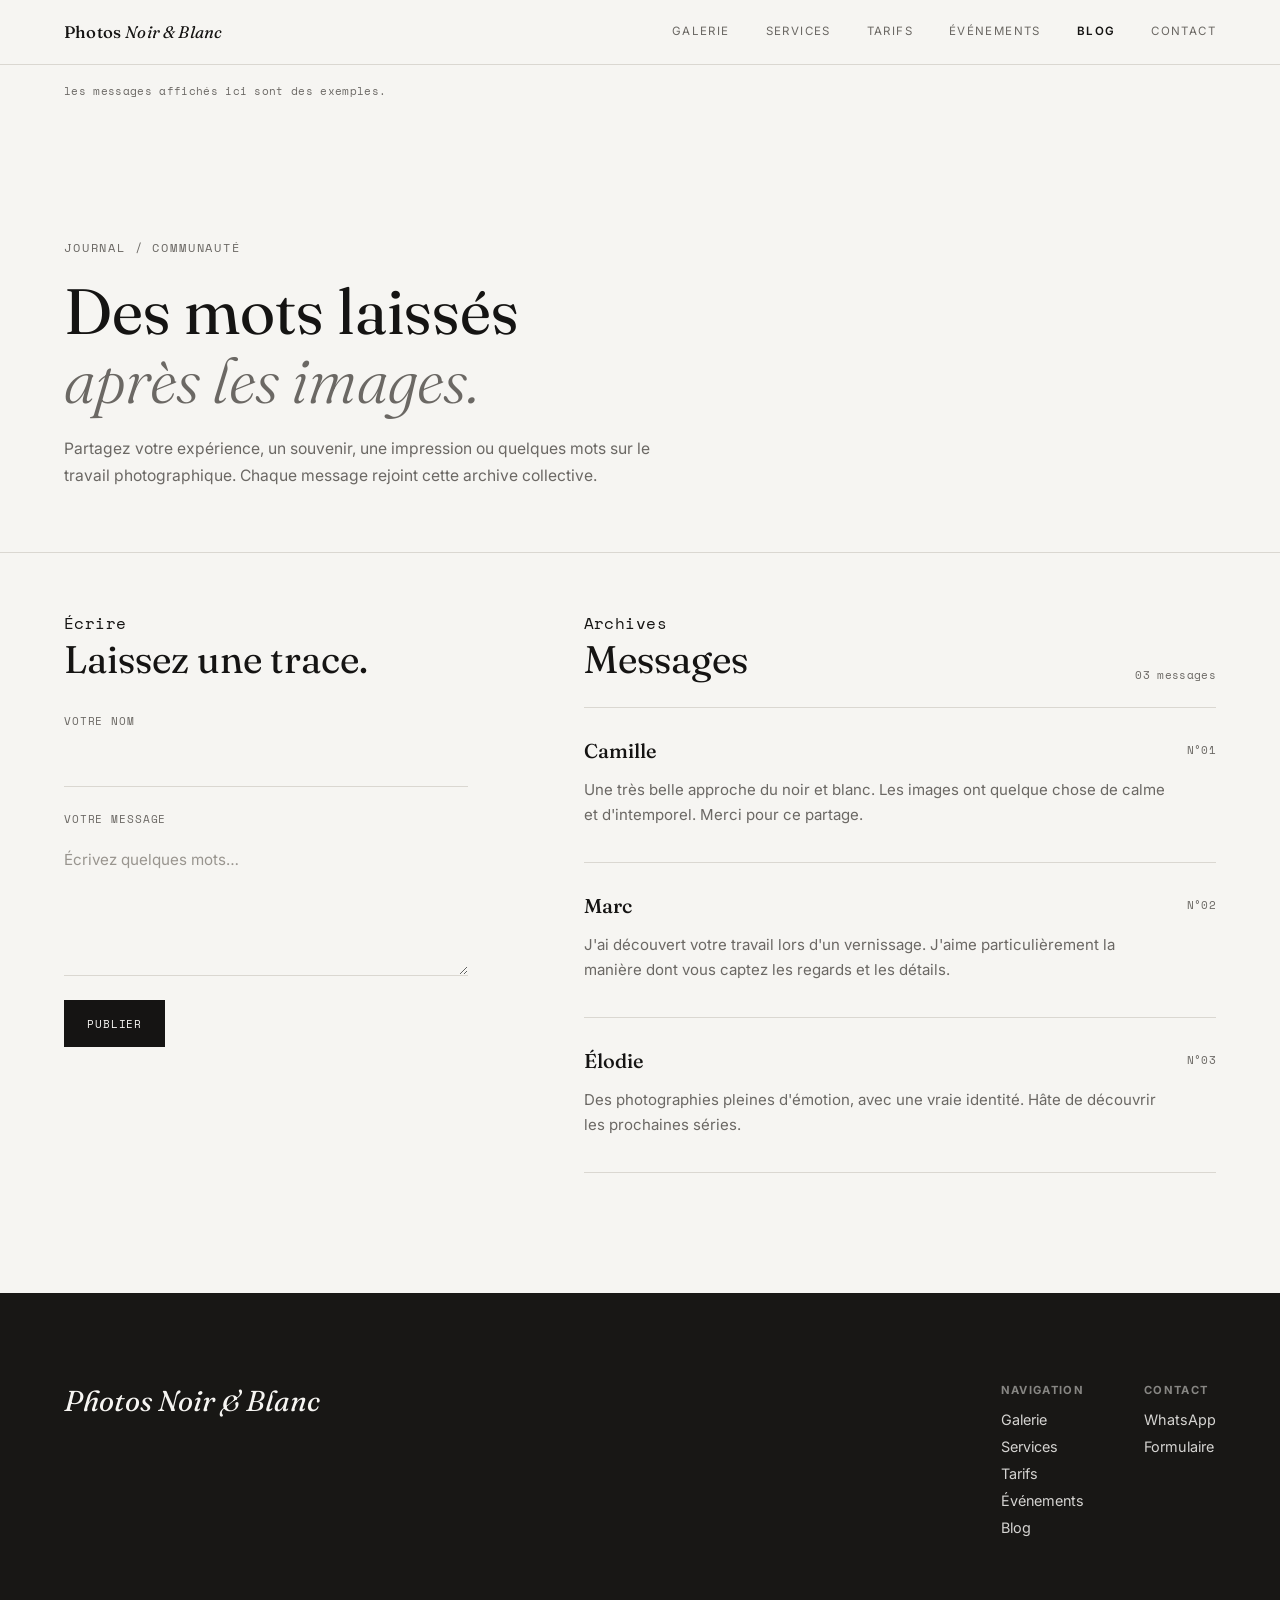
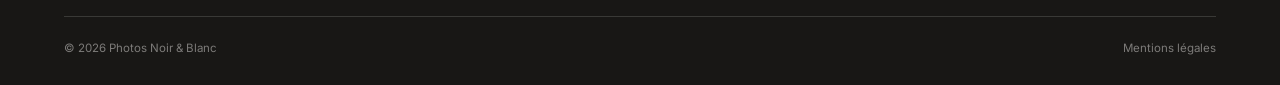
<file: blog-preview.html>
<!DOCTYPE html>
<html lang="fr">
<head>
<meta charset="UTF-8">
<meta name="viewport" content="width=device-width, initial-scale=1.0">

<title>Blog — Photos Noir et Blanc</title>

<link rel="preconnect" href="https://fonts.googleapis.com">
<link href="https://fonts.googleapis.com/css2?family=Fraunces:ital,opsz,wght@0,9..144,300;0,9..144,500;0,9..144,600;1,9..144,400;1,9..144,500&family=Inter:wght@400;500;600&family=Space+Mono&display=swap" rel="stylesheet">
<link rel="stylesheet" href="style.css">
</head>

<body class="page-blog">

<header>
  <a href="index.html" class="wordmark">
    Photos <em>Noir & Blanc</em>
  </a>

  <button
    class="menu-toggle"
    type="button"
    aria-label="Ouvrir le menu"
    aria-expanded="false"
  >
    <span></span>
    <span></span>
  </button>

  <nav>
    <a href="galerie.html">Galerie</a>
    <a href="services.html">Services</a>
    <a href="tarifs.html">Tarifs</a>
    <a href="evenement.html">Événements</a>
    <a href="blog-preview.html" aria-current="page">Blog</a>
    <a href="contact.html">Contact</a>
  </nav>
</header>

<main>
  <div style="max-width:1500px;margin:18px auto 0;padding:0 5vw;">
    <div class="mono" style="font-size:.68rem;color:var(--mid);">
      les messages affichés ici sont des exemples.
    </div>
  </div>


  <section class="blog-hero">
    <div class="tag mono">Journal / communauté</div>

    <h1>
      Des mots laissés <em>après les images.</em>
    </h1>

    <p>
      Partagez votre expérience, un souvenir, une impression ou quelques mots
      sur le travail photographique. Chaque message rejoint cette archive collective.
    </p>
  </section>

  <section class="blog-layout">

    <aside class="blog-form-wrap">

      <div class="section-label mono">Écrire</div>
      <h2>Laissez une trace.</h2>

      

      <form action="#" method="get" onsubmit="return false;">

        <div class="blog-field">
          <label for="username">Votre nom</label>

          <input
            id="username"
            type="text"
            name="username"
            maxlength="80"
            autocomplete="name"
            required
          >
        </div>

        <div class="blog-field">
          <label for="content">Votre message</label>

          <textarea
            id="content"
            name="content"
            maxlength="3000"
            placeholder="Écrivez quelques mots…"
            required
          ></textarea>
        </div>

        <button class="blog-submit" type="button">
          Publier
        </button>

      </form>
    </aside>

    <section class="blog-messages">

      <div class="blog-messages-head">
        <div>
          <div class="section-label mono">Archives</div>
          <h2>Messages</h2>
        </div>

        <span class="blog-count mono">03 messages</span>
      </div>

      <article class="blog-message">
        <div class="blog-message-meta">
          <div class="blog-message-author">Camille</div>
          <span class="blog-message-number mono">N°01</span>
        </div>
        <p>Une très belle approche du noir et blanc. Les images ont quelque chose de calme et d'intemporel. Merci pour ce partage.</p>
      </article>

      <article class="blog-message">
        <div class="blog-message-meta">
          <div class="blog-message-author">Marc</div>
          <span class="blog-message-number mono">N°02</span>
        </div>
        <p>J'ai découvert votre travail lors d'un vernissage. J'aime particulièrement la manière dont vous captez les regards et les détails.</p>
      </article>

      <article class="blog-message">
        <div class="blog-message-meta">
          <div class="blog-message-author">Élodie</div>
          <span class="blog-message-number mono">N°03</span>
        </div>
        <p>Des photographies pleines d'émotion, avec une vraie identité. Hâte de découvrir les prochaines séries.</p>
      </article>

    </section>

  </section>

</main>

<footer>

  <div class="foot-top">

    <div class="wordmark2">
      Photos Noir & Blanc
    </div>

    <div class="foot-links">

      <div>
        <h4>Navigation</h4>
        <a href="galerie.html">Galerie</a>
        <a href="services.html">Services</a>
        <a href="tarifs.html">Tarifs</a>
        <a href="evenement.html">Événements</a>
        <a href="blog.php">Blog</a>
      </div>

      <div>
        <h4>Contact</h4>
        <a
          href="https://wa.me/41797965654"
          target="_blank"
          rel="noopener"
        >
          WhatsApp
        </a>
        <a href="contact.html">Formulaire</a>
      </div>

    </div>

  </div>

  <div class="foot-bottom">
    <span>© 2026 Photos Noir & Blanc</span>
    <span>Mentions légales</span>
  </div>

</footer>

<script>
const menuToggle = document.querySelector('.menu-toggle');
const nav = document.querySelector('header nav');

if (menuToggle && nav) {
  menuToggle.addEventListener('click', () => {
    const isOpen = nav.classList.toggle('active');

    menuToggle.classList.toggle('active', isOpen);
    menuToggle.setAttribute('aria-expanded', String(isOpen));
    menuToggle.setAttribute(
      'aria-label',
      isOpen ? 'Fermer le menu' : 'Ouvrir le menu'
    );

    document.body.classList.toggle('menu-open', isOpen);
  });

  nav.querySelectorAll('a').forEach(link => {
    link.addEventListener('click', () => {
      nav.classList.remove('active');
      menuToggle.classList.remove('active');
      menuToggle.setAttribute('aria-expanded', 'false');
      menuToggle.setAttribute('aria-label', 'Ouvrir le menu');
      document.body.classList.remove('menu-open');
    });
  });

  document.addEventListener('keydown', event => {
    if (event.key === 'Escape' && nav.classList.contains('active')) {
      nav.classList.remove('active');
      menuToggle.classList.remove('active');
      menuToggle.setAttribute('aria-expanded', 'false');
      menuToggle.setAttribute('aria-label', 'Ouvrir le menu');
      document.body.classList.remove('menu-open');
      menuToggle.focus();
    }
  });
}
</script>

</body>
</html>
</file>
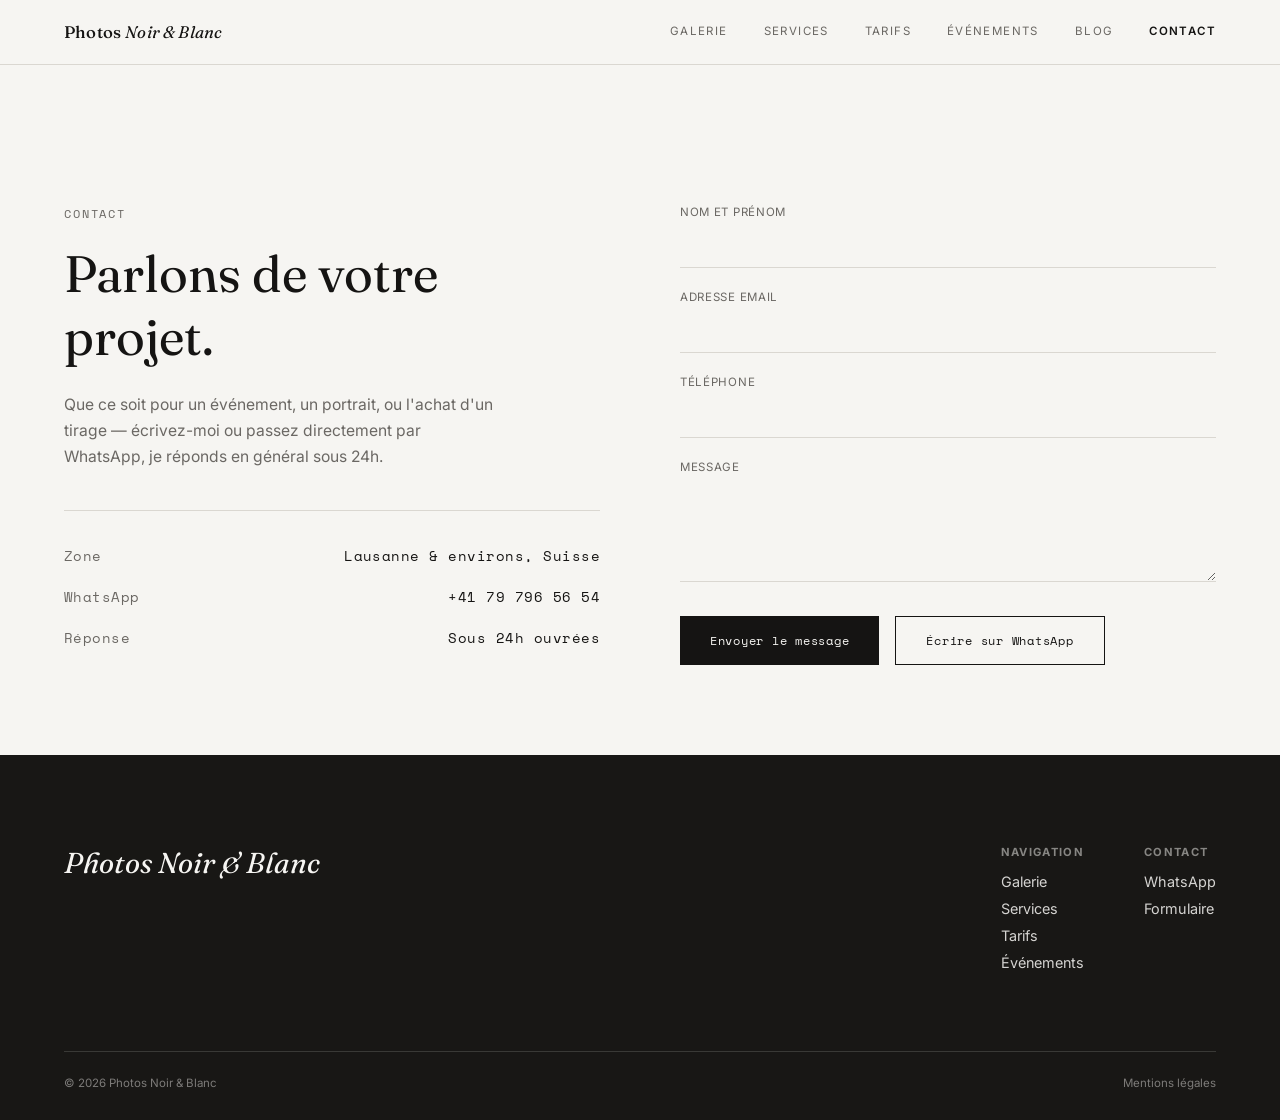
<file: contact.html>
<!DOCTYPE html>
<html lang="fr">
<head>
<meta charset="UTF-8">
<meta name="viewport" content="width=device-width, initial-scale=1.0">
<title>Contact — Photos Noir et Blanc</title>
<link rel="preconnect" href="https://fonts.googleapis.com">
<link href="https://fonts.googleapis.com/css2?family=Fraunces:ital,opsz,wght@0,9..144,300;0,9..144,500;0,9..144,600;1,9..144,400;1,9..144,500&family=Inter:wght@400;500;600&family=Space+Mono&display=swap" rel="stylesheet">
<link rel="stylesheet" href="style.css">

<style>
.contact-wrap{
  max-width:1500px;margin:0 auto;padding:min(14vw,140px) 5vw min(10vw,90px);
  display:grid;grid-template-columns:1fr 1fr;gap:80px;
}
@media (max-width:900px){.contact-wrap{grid-template-columns:1fr;gap:50px;}}
.contact-left .tag{font-size:.72rem;letter-spacing:.16em;text-transform:uppercase;color:var(--mid);margin-bottom:20px;}
.contact-left h1{font-family:'Fraunces',serif;font-weight:400;font-size:clamp(2.2rem,4.4vw,3.2rem);max-width:12ch;margin-bottom:24px;}
.contact-left p{color:var(--mid);max-width:44ch;line-height:1.65;font-size:.98rem;margin-bottom:40px;}
.contact-info{border-top:1px solid var(--line);padding-top:24px;}
.contact-info div{display:flex;justify-content:space-between;padding:10px 0;font-size:.9rem;}
.contact-info span:first-child{color:var(--mid);}

.field{margin-bottom:22px;}
.field label{display:block;font-size:.72rem;letter-spacing:.06em;text-transform:uppercase;color:var(--mid);margin-bottom:8px;}
.field input,.field textarea{
  width:100%;border:none;border-bottom:1px solid var(--line);
  background:transparent;font-family:'Inter',sans-serif;font-size:1rem;
  padding:10px 2px;color:var(--ink);
}
.field input:focus,.field textarea:focus{outline:none;border-color:var(--ink);}
.field textarea{resize:vertical;min-height:100px;}
.submit-row{display:flex;gap:16px;flex-wrap:wrap;margin-top:30px;}
.submit-row button{
  font-family:'Space Mono',monospace;font-size:.78rem;letter-spacing:.06em;
  padding:14px 30px;background:var(--ink);color:var(--paper);border:none;cursor:pointer;
  transition:opacity .2s;
}
.submit-row button:hover{opacity:.82;}
.submit-row a{
  font-family:'Space Mono',monospace;font-size:.78rem;letter-spacing:.06em;
  padding:14px 30px;border:1px solid var(--ink);color:var(--ink);
  display:inline-flex;align-items:center;
}
</style>
</head>
<body>

<header>
  <a href="index.html" class="wordmark">Photos <em>Noir & Blanc</em></a>

  <button class="menu-toggle" type="button" aria-label="Ouvrir le menu" aria-expanded="false">
    <span></span>
    <span></span>
  </button>
  <nav>
    <a href="galerie.html">Galerie</a>
    <a href="services.html">Services</a>
    <a href="tarifs.html">Tarifs</a>
    <a href="evenement.html">Événements</a>
    <a href="blog-preview.html">Blog</a>
    <a href="contact.html" aria-current="page">Contact</a>
  </nav>
</header>

<section class="contact-wrap">
  <div class="contact-left">
    <div class="tag mono">Contact</div>
    <h1>Parlons de votre projet.</h1>
    <p>Que ce soit pour un événement, un portrait, ou l'achat d'un tirage — écrivez-moi ou passez directement par WhatsApp, je réponds en général sous 24h.</p>
    <div class="contact-info mono">
      <div><span>Zone</span><span>Lausanne & environs, Suisse</span></div>
      <div><span>WhatsApp</span><span>+41 79 796 56 54</span></div>
      <div><span>Réponse</span><span>Sous 24h ouvrées</span></div>
    </div>
  </div>

  <div class="contact-right">
    <form id="contactForm" action="https://api.web3forms.com/submit" method="POST">
      <input type="hidden" name="access_key" value="VOTRE_CLE_WEB3FORMS" />
      <input type="hidden" name="subject" value="Nouveau message depuis le site" />
      <div class="field">
        <label for="name">Nom et prénom</label>
        <input type="text" id="name" name="name" required>
      </div>
      <div class="field">
        <label for="email">Adresse email</label>
        <input type="email" id="email" name="email" required>
      </div>
      <div class="field">
        <label for="phone">Téléphone</label>
        <input type="tel" id="phone" name="phone">
      </div>
      <div class="field">
        <label for="message">Message</label>
        <textarea id="message" name="message" required></textarea>
      </div>
      <div class="submit-row">
        <button type="submit">Envoyer le message</button>
        <a href="https://wa.me/41797965654?text=Bonjour," target="_blank" rel="noopener">Écrire sur WhatsApp</a>
      </div>
    </form>
  </div>
</section>

<footer>
  <div class="foot-top">
    <div class="wordmark2">Photos Noir & Blanc</div>
    <div class="foot-links">
      <div>
        <h4>Navigation</h4>
        <a href="#">Galerie</a>
        <a href="#">Services</a>
        <a href="#">Tarifs</a>
        <a href="#">Événements</a>
      </div>
      <div>
        <h4>Contact</h4>
        <a href="#">WhatsApp</a>
        <a href="#">Formulaire</a>
      </div>
    </div>
  </div>
  <div class="foot-bottom">
    <span>© 2026 Photos Noir & Blanc</span>
    <span>Mentions légales</span>
  </div>
</footer>


<script>
const menuToggle = document.querySelector('.menu-toggle');
const nav = document.querySelector('header nav');

if (menuToggle && nav) {
  menuToggle.addEventListener('click', () => {
    const isOpen = nav.classList.toggle('active');

    menuToggle.classList.toggle('active', isOpen);
    menuToggle.setAttribute('aria-expanded', String(isOpen));
    menuToggle.setAttribute(
      'aria-label',
      isOpen ? 'Fermer le menu' : 'Ouvrir le menu'
    );

    document.body.classList.toggle('menu-open', isOpen);
  });

  nav.querySelectorAll('a').forEach(link => {
    link.addEventListener('click', () => {
      nav.classList.remove('active');
      menuToggle.classList.remove('active');
      menuToggle.setAttribute('aria-expanded', 'false');
      menuToggle.setAttribute('aria-label', 'Ouvrir le menu');
      document.body.classList.remove('menu-open');
    });
  });

  document.addEventListener('keydown', event => {
    if (event.key === 'Escape' && nav.classList.contains('active')) {
      nav.classList.remove('active');
      menuToggle.classList.remove('active');
      menuToggle.setAttribute('aria-expanded', 'false');
      menuToggle.setAttribute('aria-label', 'Ouvrir le menu');
      document.body.classList.remove('menu-open');
      menuToggle.focus();
    }
  });
}
</script>

</body>
</html>
</file>
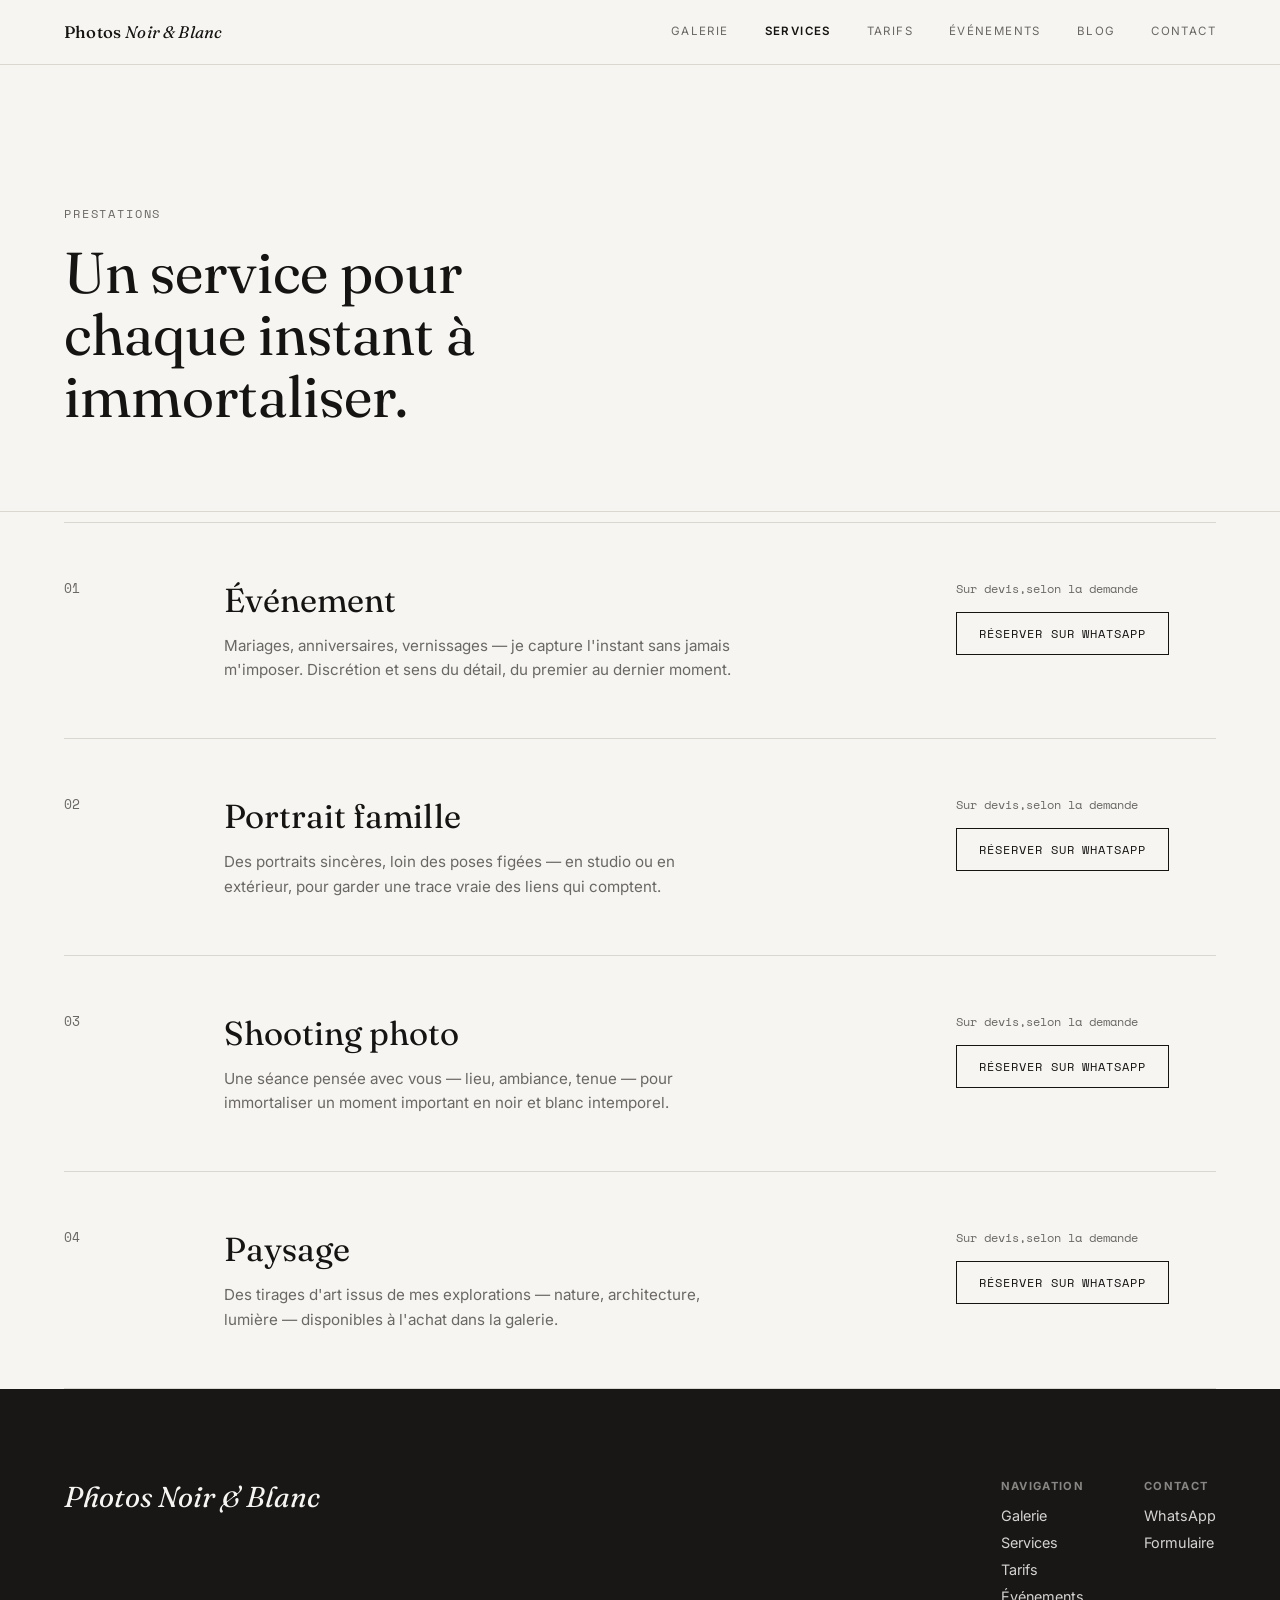
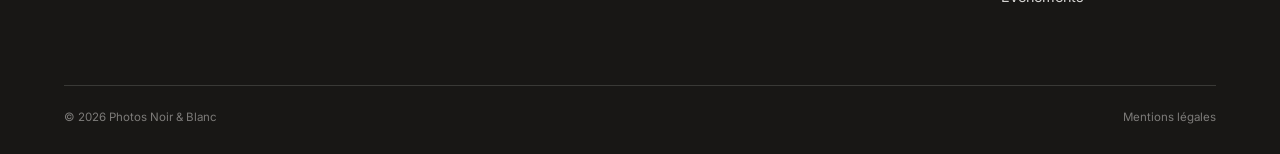
<file: services.html>
<!DOCTYPE html>
<html lang="fr">
<head>
<meta charset="UTF-8">
<meta name="viewport" content="width=device-width, initial-scale=1.0">
<title>Services — Photos Noir et Blanc</title>
<link rel="preconnect" href="https://fonts.googleapis.com">
<link href="https://fonts.googleapis.com/css2?family=Fraunces:ital,opsz,wght@0,9..144,300;0,9..144,500;0,9..144,600;1,9..144,400;1,9..144,500&family=Inter:wght@400;500;600&family=Space+Mono&display=swap" rel="stylesheet">
<link rel="stylesheet" href="style.css">

<style>
.page-hero{
  padding:min(14vw,140px) 5vw 60px;max-width:1500px;margin:0 auto;
  border-bottom:1px solid var(--line);
}
.page-hero .tag{font-size:.72rem;letter-spacing:.16em;text-transform:uppercase;color:var(--mid);margin-bottom:20px;}
.page-hero h1{font-family:'Fraunces',serif;font-weight:400;font-size:clamp(2.2rem,5vw,3.6rem);max-width:16ch;}

.svc-list{max-width:1500px;margin:0 auto;padding:10px 5vw 0;}
.svc-row{
  display:grid;grid-template-columns:120px 1fr 260px;gap:40px;
  align-items:start;padding:56px 0;border-top:1px solid var(--line);
}
.svc-row:last-child{border-bottom:1px solid var(--line);}
.svc-row .snum{font-family:'Space Mono',monospace;font-size:.8rem;color:var(--mid);}
.svc-row h2{font-family:'Fraunces',serif;font-weight:400;font-size:clamp(1.5rem,2.6vw,2.1rem);margin-bottom:14px;}
.svc-row p{color:var(--mid);line-height:1.6;font-size:.95rem;max-width:52ch;}
.svc-row .price{
  font-family:'Space Mono',monospace;font-size:.78rem;color:var(--mid);
  display:flex;flex-direction:column;gap:14px;align-items:flex-start;
}
.svc-row .btn{
  display:inline-block;padding:12px 22px;border:1px solid var(--ink);
  font-size:.75rem;letter-spacing:.08em;text-transform:uppercase;color:var(--ink);
  transition:background .2s,color .2s;
}
.svc-row .btn:hover{background:var(--ink);color:var(--paper);}
@media (max-width:820px){
  .svc-row{grid-template-columns:1fr;gap:16px;}
}
</style>
</head>
<body>

<header>
  <a href="index.html" class="wordmark">Photos <em>Noir & Blanc</em></a>

  <button class="menu-toggle" type="button" aria-label="Ouvrir le menu" aria-expanded="false">
    <span></span>
    <span></span>
  </button>
  <nav>
    <a href="galerie.html">Galerie</a>
    <a href="services.html" aria-current="page">Services</a>
    <a href="tarifs.html">Tarifs</a>
    <a href="evenement.html">Événements</a>
    <a href="blog-preview.html">Blog</a>
     <a href="contact.html">Contact</a>
  </nav>
</header>

<section class="page-hero">
  <div class="tag mono">Prestations</div>
  <h1>Un service pour chaque instant à immortaliser.</h1>
</section>

<section class="svc-list">
  <div class="svc-row">
    <div class="snum">01</div>
    <div>
      <h2>Événement</h2>
      <p>Mariages, anniversaires, vernissages — je capture l'instant sans jamais m'imposer. Discrétion et sens du détail, du premier au dernier moment.</p>
    </div>
    <div class="price">
      <span>Sur devis,selon la demande</span>
      <a class="btn" href="https://wa.me/41797965654?text=Bonjour,%20j'aimerais%20réserver%20une%20séance%20de%20photo%20pour%20un%20évènement" target="_blank" rel="noopener">Réserver sur WhatsApp</a>
    </div>
  </div>

  <div class="svc-row">
    <div class="snum">02</div>
    <div>
      <h2>Portrait famille</h2>
      <p>Des portraits sincères, loin des poses figées — en studio ou en extérieur, pour garder une trace vraie des liens qui comptent.</p>
    </div>
    <div class="price">
      <span>Sur devis,selon la demande</span>
      <a class="btn" href="https://wa.me/41797965654?text=Bonjour,%20j'aimerais%20réserver%20une%20séance%20de%20photo%20pour%20un%20portrait%20de%20famille" target="_blank" rel="noopener">Réserver sur WhatsApp</a>
    </div>
  </div>

  <div class="svc-row">
    <div class="snum">03</div>
    <div>
      <h2>Shooting photo</h2>
      <p>Une séance pensée avec vous — lieu, ambiance, tenue — pour immortaliser un moment important en noir et blanc intemporel.</p>
    </div>
    <div class="price">
      <span>Sur devis,selon la demande</span>
      <a class="btn" href="https://wa.me/41797965654?text=Bonjour,%20j'aimerais%20réserver%20un%20shooting%20photo" target="_blank" rel="noopener">Réserver sur WhatsApp</a>
    </div>
  </div>

  <div class="svc-row">
    <div class="snum">04</div>
    <div>
      <h2>Paysage</h2>
      <p>Des tirages d'art issus de mes explorations — nature, architecture, lumière — disponibles à l'achat dans la galerie.</p>
    </div>
    <div class="price">
      <span>Sur devis,selon la demande</span>
      <a class="btn" href="https://wa.me/41797965654?text=Bonjour,%20j'aimerais%20réserver%20un%20shooting%20paysage" target="_blank" rel="noopener">Réserver sur WhatsApp</a>
    </div>
  </div>
</section>

<footer>
  <div class="foot-top">
    <div class="wordmark2">Photos Noir & Blanc</div>
    <div class="foot-links">
      <div>
        <h4>Navigation</h4>
        <a href="#">Galerie</a>
        <a href="#">Services</a>
        <a href="#">Tarifs</a>
        <a href="#">Événements</a>
      </div>
      <div>
        <h4>Contact</h4>
        <a href="#">WhatsApp</a>
        <a href="#">Formulaire</a>
      </div>
    </div>
  </div>
  <div class="foot-bottom">
    <span>© 2026 Photos Noir & Blanc</span>
    <span>Mentions légales</span>
  </div>
</footer>


<script>
const menuToggle = document.querySelector('.menu-toggle');
const nav = document.querySelector('header nav');

if (menuToggle && nav) {
  menuToggle.addEventListener('click', () => {
    const isOpen = nav.classList.toggle('active');

    menuToggle.classList.toggle('active', isOpen);
    menuToggle.setAttribute('aria-expanded', String(isOpen));
    menuToggle.setAttribute(
      'aria-label',
      isOpen ? 'Fermer le menu' : 'Ouvrir le menu'
    );

    document.body.classList.toggle('menu-open', isOpen);
  });

  nav.querySelectorAll('a').forEach(link => {
    link.addEventListener('click', () => {
      nav.classList.remove('active');
      menuToggle.classList.remove('active');
      menuToggle.setAttribute('aria-expanded', 'false');
      menuToggle.setAttribute('aria-label', 'Ouvrir le menu');
      document.body.classList.remove('menu-open');
    });
  });

  document.addEventListener('keydown', event => {
    if (event.key === 'Escape' && nav.classList.contains('active')) {
      nav.classList.remove('active');
      menuToggle.classList.remove('active');
      menuToggle.setAttribute('aria-expanded', 'false');
      menuToggle.setAttribute('aria-label', 'Ouvrir le menu');
      document.body.classList.remove('menu-open');
      menuToggle.focus();
    }
  });
}
</script>

</body>
</html>
</file>
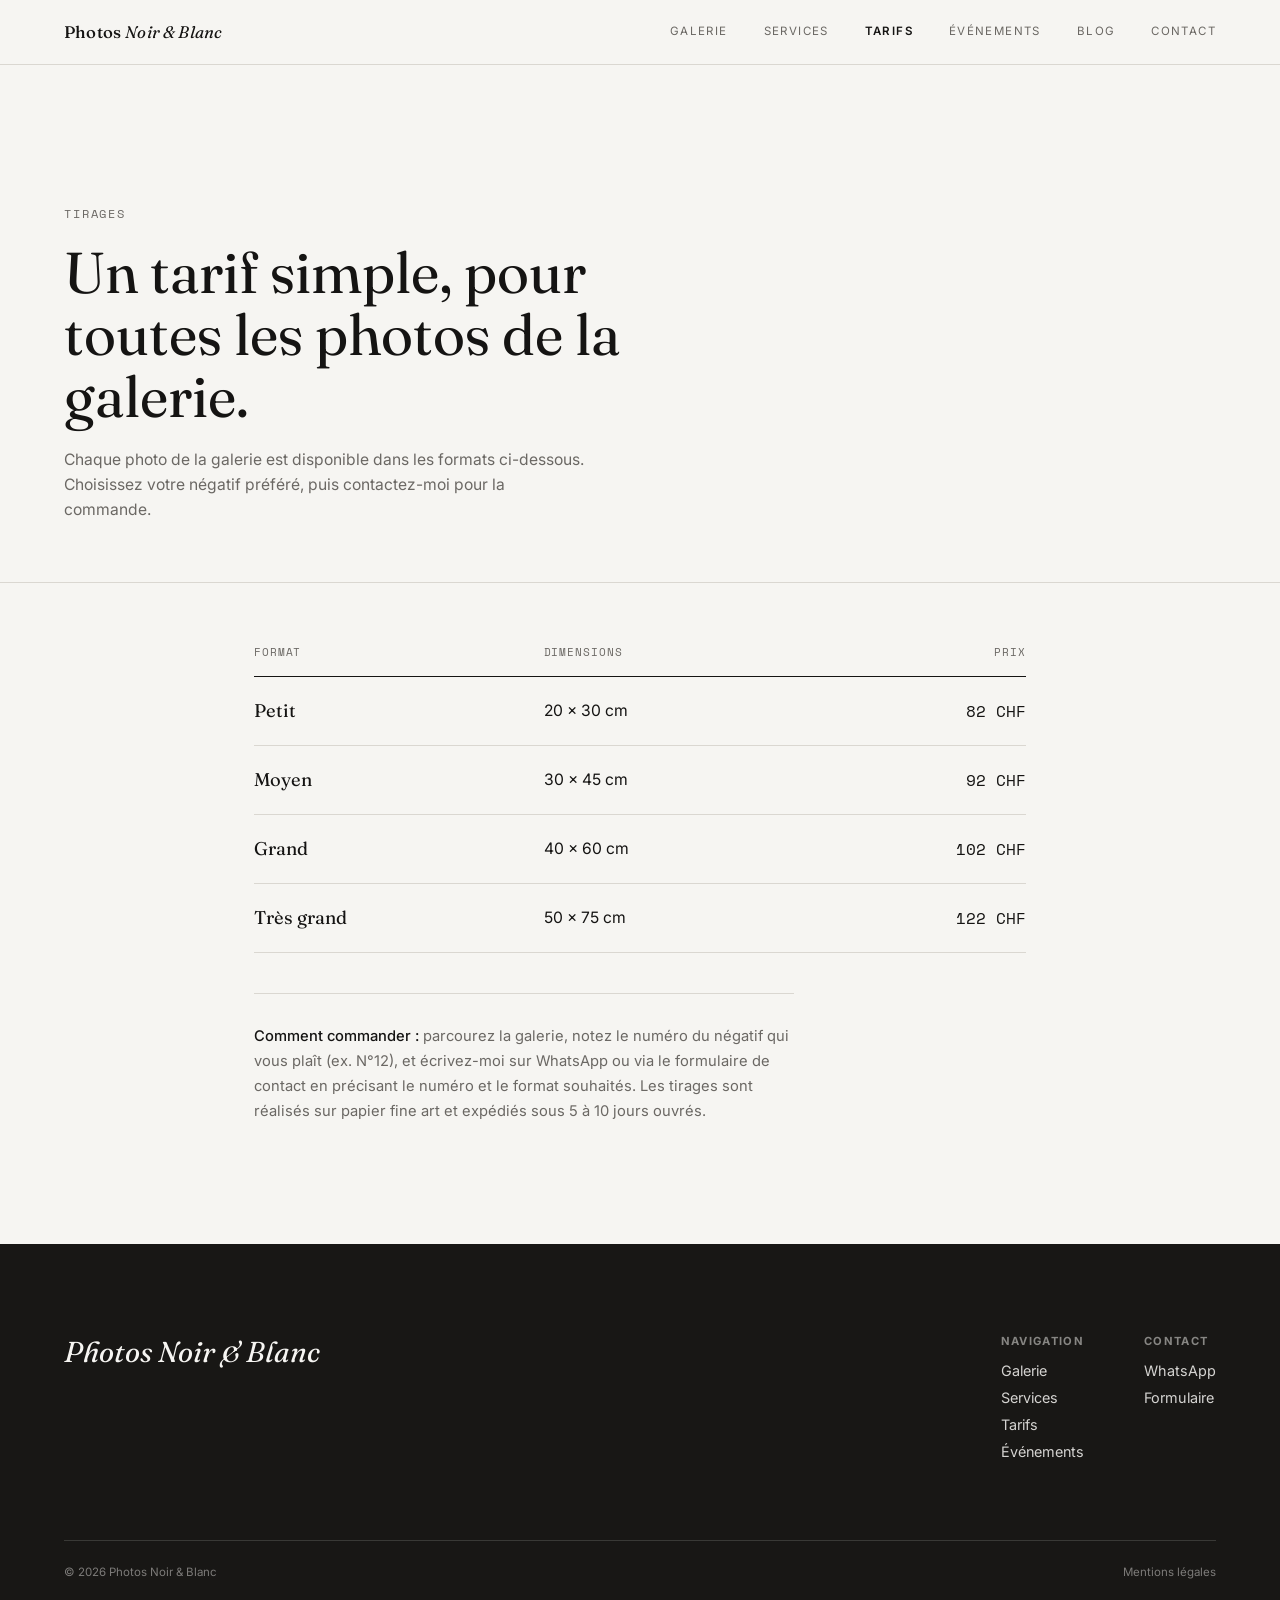
<file: tarifs.html>
<!DOCTYPE html>
<html lang="fr">
<head>
<meta charset="UTF-8">
<meta name="viewport" content="width=device-width, initial-scale=1.0">
<title>Tarifs — Photos Noir et Blanc</title>
<link rel="preconnect" href="https://fonts.googleapis.com">
<link href="https://fonts.googleapis.com/css2?family=Fraunces:ital,opsz,wght@0,9..144,300;0,9..144,500;0,9..144,600;1,9..144,400;1,9..144,500&family=Inter:wght@400;500;600&family=Space+Mono&display=swap" rel="stylesheet">
<link rel="stylesheet" href="style.css">

<style>
.page-hero{
  padding:min(14vw,140px) 5vw 60px;max-width:1500px;margin:0 auto;
  border-bottom:1px solid var(--line);
}
.page-hero .tag{font-size:.72rem;letter-spacing:.16em;text-transform:uppercase;color:var(--mid);margin-bottom:20px;}
.page-hero h1{font-family:'Fraunces',serif;font-weight:400;font-size:clamp(2.2rem,5vw,3.6rem);max-width:16ch;margin-bottom:18px;}
.page-hero p{color:var(--mid);max-width:52ch;font-size:.98rem;line-height:1.6;}

.pricing{max-width:900px;margin:0 auto;padding:60px 5vw min(14vw,120px);}
table{width:100%;border-collapse:collapse;}
th{
  text-align:left;font-family:'Space Mono',monospace;font-size:.7rem;
  letter-spacing:.08em;text-transform:uppercase;color:var(--mid);
  padding:0 0 16px;border-bottom:1px solid var(--ink);font-weight:400;
}
td{padding:22px 0;border-bottom:1px solid var(--line);font-size:.98rem;}
td:last-child, th:last-child{text-align:right;}
td.size{font-family:'Fraunces',serif;font-size:1.15rem;}
td.price{font-family:'Space Mono',monospace;}
.pricing-note{
  margin-top:40px;padding-top:30px;border-top:1px solid var(--line);
  color:var(--mid);font-size:.92rem;line-height:1.7;max-width:60ch;
}
.pricing-note strong{color:var(--ink);font-weight:500;}
</style>
</head>
<body>

<header>
  <a href="index.html" class="wordmark">Photos <em>Noir & Blanc</em></a>

  <button class="menu-toggle" type="button" aria-label="Ouvrir le menu" aria-expanded="false">
    <span></span>
    <span></span>
  </button>
  <nav>
    <a href="galerie.html">Galerie</a>
    <a href="services.html">Services</a>
    <a href="tarifs.html" aria-current="page">Tarifs</a>
    <a href="evenement.html">Événements</a>
    <a href="blog-preview.html">Blog</a>
    <a href="contact.html">Contact</a>
  </nav>
</header>

<section class="page-hero">
  <div class="tag mono">Tirages</div>
  <h1>Un tarif simple, pour toutes les photos de la galerie.</h1>
  <p>Chaque photo de la galerie est disponible dans les formats ci-dessous. Choisissez votre négatif préféré, puis contactez-moi pour la commande.</p>
</section>

<section class="pricing">
  <table>
    <thead>
      <tr><th>Format</th><th>Dimensions</th><th>Prix</th></tr>
    </thead>
    <tbody>
      <tr><td class="size">Petit</td><td>20 × 30 cm</td><td class="price">82 CHF</td></tr>
      <tr><td class="size">Moyen</td><td>30 × 45 cm</td><td class="price">92 CHF</td></tr>
      <tr><td class="size">Grand</td><td>40 × 60 cm</td><td class="price">102 CHF</td></tr>
      <tr><td class="size">Très grand</td><td>50 × 75 cm</td><td class="price">122 CHF</td></tr>
    </tbody>
  </table>
  <div class="pricing-note">
    <strong>Comment commander :</strong> parcourez la <a href="galerie.html">galerie</a>, notez le numéro du négatif qui vous plaît (ex. N°12), et écrivez-moi sur WhatsApp ou via le <a href="contact.html">formulaire de contact</a> en précisant le numéro et le format souhaités. Les tirages sont réalisés sur papier fine art et expédiés sous 5 à 10 jours ouvrés.
  </div>
</section>

<footer>
  <div class="foot-top">
    <div class="wordmark2">Photos Noir & Blanc</div>
    <div class="foot-links">
      <div>
        <h4>Navigation</h4>
        <a href="#">Galerie</a>
        <a href="#">Services</a>
        <a href="#">Tarifs</a>
        <a href="#">Événements</a>
      </div>
      <div>
        <h4>Contact</h4>
        <a href="#">WhatsApp</a>
        <a href="#">Formulaire</a>
      </div>
    </div>
  </div>
  <div class="foot-bottom">
    <span>© 2026 Photos Noir & Blanc</span>
    <span>Mentions légales</span>
  </div>
</footer>


<script>
const menuToggle = document.querySelector('.menu-toggle');
const nav = document.querySelector('header nav');

if (menuToggle && nav) {
  menuToggle.addEventListener('click', () => {
    const isOpen = nav.classList.toggle('active');

    menuToggle.classList.toggle('active', isOpen);
    menuToggle.setAttribute('aria-expanded', String(isOpen));
    menuToggle.setAttribute(
      'aria-label',
      isOpen ? 'Fermer le menu' : 'Ouvrir le menu'
    );

    document.body.classList.toggle('menu-open', isOpen);
  });

  nav.querySelectorAll('a').forEach(link => {
    link.addEventListener('click', () => {
      nav.classList.remove('active');
      menuToggle.classList.remove('active');
      menuToggle.setAttribute('aria-expanded', 'false');
      menuToggle.setAttribute('aria-label', 'Ouvrir le menu');
      document.body.classList.remove('menu-open');
    });
  });

  document.addEventListener('keydown', event => {
    if (event.key === 'Escape' && nav.classList.contains('active')) {
      nav.classList.remove('active');
      menuToggle.classList.remove('active');
      menuToggle.setAttribute('aria-expanded', 'false');
      menuToggle.setAttribute('aria-label', 'Ouvrir le menu');
      document.body.classList.remove('menu-open');
      menuToggle.focus();
    }
  });
}
</script>

</body>
</html>
</file>
<file: style.css>
:root{
  --paper:#F6F5F2;
  --ink:#151413;
  --mid:#6B6864;
  --line:#DAD7D1;
  --charcoal:#181715;
  --charcoal-2:#242220;
}
*{margin:0;padding:0;box-sizing:border-box;}
html{scroll-behavior:smooth;}
body{
  background:var(--paper);
  color:var(--ink);
  font-family:'Inter',sans-serif;
  -webkit-font-smoothing:antialiased;
}
a{color:inherit;text-decoration:none;}
img{display:block;width:100%;height:100%;object-fit:cover;}
.mono{font-family:'Space Mono',monospace;letter-spacing:.03em;}
.display{font-family:'Fraunces',serif;}

/* ---------- header ---------- */
header{
  position:sticky;top:0;z-index:50;
  display:flex;align-items:center;justify-content:space-between;
  padding:22px 5vw;
  background:rgba(246,245,242,.88);
  backdrop-filter:blur(6px);
  border-bottom:1px solid var(--line);
}
.wordmark{font-family:'Fraunces',serif;font-weight:500;font-size:1.05rem;letter-spacing:.01em;}
.wordmark em{font-style:italic;font-weight:400;}
nav{display:flex;gap:clamp(16px,3vw,36px);}
nav a{
  font-size:.72rem;text-transform:uppercase;letter-spacing:.12em;
  color:var(--mid);position:relative;padding-bottom:2px;
  transition:color .2s;
}
nav a:hover, nav a:focus-visible{color:var(--ink);}

/* Page active dans la navigation */
nav a[aria-current="page"]{
  color:var(--ink);
  font-weight:600;
}

nav a:focus-visible{outline:2px solid var(--ink);outline-offset:4px;}

.menu-toggle{
  display:none;width:32px;height:30px;padding:0;border:0;
  background:transparent;cursor:pointer;position:relative;
  z-index:52;color:var(--ink);
}
.menu-toggle span{
  position:absolute;left:0;width:100%;height:1px;
  background:currentColor;
  transition:transform .35s ease,top .35s ease;
}
.menu-toggle span:first-child{top:9px;}
.menu-toggle span:last-child{top:20px;}

@media (max-width:760px){
  header{padding:18px 22px;}
  .wordmark{position:relative;z-index:52;}
  .menu-toggle{display:block;}

  header nav{
    position:fixed;inset:0;z-index:51;min-height:100svh;
    padding:100px 28px 45px;background:var(--paper);
    display:flex;flex-direction:column;align-items:flex-start;
    justify-content:center;gap:22px;
    opacity:0;visibility:hidden;pointer-events:none;
    transform:translateY(-8px);
    transition:opacity .35s ease,transform .35s ease,visibility .35s ease;
  }
  header nav.active{
    opacity:1;visibility:visible;pointer-events:auto;
    transform:translateY(0);
  }
  header nav a{
    font-family:'Fraunces',serif;
    font-size:clamp(2rem,10vw,3.6rem);
    text-transform:none;letter-spacing:0;line-height:1.05;
    color:var(--ink);
  }
  .menu-toggle.active span:first-child{
    top:15px;transform:rotate(45deg);
  }
  .menu-toggle.active span:last-child{
    top:15px;transform:rotate(-45deg);
  }
  body.menu-open{overflow:hidden;}
}

/* ---------- hero ---------- */
.hero{
  position:relative;
  height:100svh;min-height:560px;
  overflow:hidden;
  background:var(--charcoal);
}
.hero img{
  width:100%;height:100%;object-fit:cover;
  filter:saturate(0) contrast(1.03);
  opacity:.94;
}
.sprocket-rail{
  position:absolute;top:0;bottom:0;width:22px;
  display:flex;flex-direction:column;justify-content:space-evenly;
  align-items:center;z-index:3;
}
.sprocket-rail.left{left:0;background:linear-gradient(90deg,rgba(0,0,0,.55),transparent);}
.sprocket-rail.right{right:0;background:linear-gradient(270deg,rgba(0,0,0,.55),transparent);}
.sprocket-rail span{
  width:7px;height:9px;border-radius:2px;
  background:rgba(246,245,242,.55);
}
.frame-tag{
  position:absolute;top:26px;left:38px;z-index:3;
  color:var(--paper);font-size:.72rem;letter-spacing:.14em;
  display:flex;align-items:center;gap:10px;
}
.frame-tag::before{content:"";width:7px;height:7px;border-radius:50%;background:#e2483b;opacity:.85;}
.hero-copy{
  position:absolute;left:0;right:0;bottom:0;z-index:3;
  padding:0 5vw 64px;
  color:var(--paper);
}
.hero-copy .eyebrow{
  font-size:.72rem;letter-spacing:.16em;text-transform:uppercase;
  color:rgba(246,245,242,.7);margin-bottom:18px;
}
.hero-copy h1{
  font-family:'Fraunces',serif;font-weight:400;
  font-size:clamp(2.4rem,6.2vw,5.4rem);
  line-height:1.02;max-width:16ch;
}
.hero-copy h1 em{font-style:italic;font-weight:300;}
.hero-scroll{
  position:absolute;right:5vw;bottom:64px;z-index:3;
  color:var(--paper);font-size:.7rem;letter-spacing:.12em;
  writing-mode:vertical-rl;display:flex;align-items:center;gap:10px;
  opacity:.8;
}
.hero-scroll::after{content:"";width:1px;height:46px;background:rgba(246,245,242,.55);}
.hero::after{
  content:"";position:absolute;inset:0;z-index:2;
  background:linear-gradient(to top,rgba(10,10,9,.72) 0%,rgba(10,10,9,0) 42%);
}

/* ---------- statement ---------- */
.statement{
  padding:min(16vw,150px) 5vw min(12vw,110px);
  max-width:1100px;margin:0 auto;
}
.statement .tag{
  font-size:.72rem;letter-spacing:.16em;text-transform:uppercase;color:var(--mid);
  margin-bottom:28px;
}
.statement p{
  font-family:'Fraunces',serif;font-weight:300;
  font-size:clamp(1.5rem,3.4vw,2.5rem);
  line-height:1.35;max-width:22ch;
}
.statement p em{font-style:italic;color:var(--mid);}

/* ---------- contact sheet ---------- */
.sheet-head{
  display:flex;justify-content:space-between;align-items:flex-end;
  padding:0 5vw 30px;max-width:1500px;margin:0 auto;
  border-bottom:1px solid var(--line);
}
.sheet-head h2{font-family:'Fraunces',serif;font-weight:400;font-size:clamp(1.6rem,2.6vw,2.2rem);}
.sheet-head .count{font-size:.75rem;color:var(--mid);}
.sheet{
  max-width:1500px;margin:0 auto;padding:34px 5vw 10px;
  display:grid;grid-template-columns:repeat(4,1fr);gap:14px;
}
@media (max-width:980px){.sheet{grid-template-columns:repeat(2,1fr);}}
@media (max-width:520px){.sheet{grid-template-columns:1fr;}}
.frame{
  position:relative;aspect-ratio:4/5;overflow:hidden;
  background:var(--charcoal);cursor:pointer;
}
.frame img{
  filter:saturate(0) contrast(1.02);
  transition:transform .7s cubic-bezier(.2,.7,.2,1);
}
.frame:hover img{transform:scale(1.045);}
.frame .fnum{
  position:absolute;top:10px;left:12px;z-index:2;
  font-size:.68rem;color:var(--paper);opacity:.85;
}
.frame .fcap{
  position:absolute;left:12px;right:12px;bottom:12px;z-index:2;
  color:var(--paper);font-size:.78rem;
  transform:translateY(8px);opacity:0;
  transition:opacity .3s ease, transform .3s ease;
}
.frame:hover .fcap, .frame:focus-visible .fcap{opacity:1;transform:translateY(0);}
.frame::after{
  content:"";position:absolute;inset:0;z-index:1;
  background:linear-gradient(to top,rgba(10,10,9,.65) 0%,rgba(10,10,9,0) 46%);
  opacity:.5;transition:opacity .3s;
}
.frame:hover::after{opacity:.85;}
.frame:focus-visible{outline:2px solid var(--ink);outline-offset:3px;}

/* ---------- services strip ---------- */
.services{
  border-top:1px solid var(--line);border-bottom:1px solid var(--line);
  margin-top:min(12vw,110px);
}
.services ul{
  max-width:1500px;margin:0 auto;padding:0 5vw;
  list-style:none;display:grid;grid-template-columns:repeat(4,1fr);
}
.services li{
  border-left:1px solid var(--line);
  padding:44px 26px;
}
.services li:first-child{border-left:none;}
@media (max-width:820px){
  .services ul{grid-template-columns:repeat(2,1fr);}
  .services li:nth-child(3){border-left:none;}
}
@media (max-width:520px){
  .services ul{grid-template-columns:1fr;}
  .services li{border-left:none;border-top:1px solid var(--line);}
  .services li:first-child{border-top:none;}
}
.services .snum{font-size:.7rem;color:var(--mid);display:block;margin-bottom:16px;}
.services h3{font-family:'Fraunces',serif;font-weight:400;font-size:1.25rem;margin-bottom:10px;}
.services p{font-size:.86rem;color:var(--mid);line-height:1.55;}

/* ---------- footer ---------- */
footer{
  background:var(--charcoal);color:var(--paper);
  padding:min(10vw,90px) 5vw 30px;
}
.foot-top{
  display:flex;flex-wrap:wrap;gap:40px;justify-content:space-between;
  padding-bottom:min(8vw,70px);
}
footer .wordmark2{font-family:'Fraunces',serif;font-style:italic;font-weight:400;font-size:1.8rem;}
.foot-links{display:flex;gap:60px;flex-wrap:wrap;}
.foot-links div h4{font-size:.7rem;letter-spacing:.12em;text-transform:uppercase;color:rgba(246,245,242,.5);margin-bottom:14px;}
.foot-links div a{display:block;font-size:.9rem;margin-bottom:10px;color:rgba(246,245,242,.85);}
.foot-links div a:hover{color:#fff;}
.foot-bottom{
  display:flex;justify-content:space-between;flex-wrap:wrap;gap:10px;
  padding-top:24px;border-top:1px solid rgba(246,245,242,.15);
  font-size:.72rem;color:rgba(246,245,242,.45);
}

@media (prefers-reduced-motion: reduce){
  html{scroll-behavior:auto;}
  .frame img, .frame .fcap, .frame::after{transition:none;}
}

/* ========================================
   PAGE ÉVÉNEMENTS
======================================== */
.page-hero{
  max-width:1500px;
  margin:0 auto;
  padding:min(14vw,140px) 5vw 62px;
  border-bottom:1px solid var(--line);
}

.page-hero .tag{
  font-size:.72rem;
  letter-spacing:.16em;
  text-transform:uppercase;
  color:var(--mid);
  margin-bottom:20px;
}

.page-hero h1{
  font-family:'Fraunces',serif;
  font-weight:400;
  font-size:clamp(2.3rem,5vw,4rem);
  line-height:1.08;
  max-width:15ch;
  margin-bottom:22px;
}

.page-hero h1 em{
  font-style:italic;
  font-weight:300;
  color:var(--mid);
}

.page-hero p{
  max-width:56ch;
  color:var(--mid);
  line-height:1.7;
  font-size:.98rem;
}

/* ---------- EVENTS ---------- */

.events{
  max-width:1500px;
  margin:0 auto;
  padding:12px 5vw min(14vw,120px);
}

.events-head{
  display:flex;
  justify-content:space-between;
  align-items:flex-end;
  gap:30px;
  padding:38px 0 24px;
}

.events-head h2{
  font-family:'Fraunces',serif;
  font-size:clamp(1.5rem,2.6vw,2.1rem);
  font-weight:400;
}

.events-head span{
  font-size:.72rem;
  color:var(--mid);
}

.event-row{
  display:grid;
  grid-template-columns:120px 1fr 220px;
  gap:38px;
  align-items:center;
  min-height:190px;
  padding:38px 0;
  border-top:1px solid var(--line);
}

.event-row:last-child{
  border-bottom:1px solid var(--line);
}

.event-date{
  font-family:'Space Mono',monospace;
  color:var(--mid);
  font-size:.75rem;
  line-height:1.55;
}

.event-copy h3{
  font-family:'Fraunces',serif;
  font-weight:400;
  font-size:clamp(1.5rem,2.8vw,2.15rem);
  margin-bottom:12px;
}

.event-copy p{
  color:var(--mid);
  line-height:1.65;
  max-width:58ch;
  font-size:.94rem;
}

.event-status{
  justify-self:end;
  font-family:'Space Mono',monospace;
  font-size:.7rem;
  letter-spacing:.06em;
  text-transform:uppercase;
  border:1px solid var(--line);
  padding:10px 15px;
  color:var(--mid);
}

@media(max-width:760px){
  .events-head{
    align-items:flex-start;
    flex-direction:column;
    gap:8px;
  }

  .event-row{
    grid-template-columns:1fr;
    gap:14px;
    padding:32px 0;
  }

  .event-status{
    justify-self:start;
  }
}

/* ---------- PROMOTION ---------- */

.promote{
  background:var(--charcoal);
  color:var(--paper);
}

.promote-inner{
  max-width:1500px;
  margin:0 auto;
  padding:min(12vw,110px) 5vw;
  display:grid;
  grid-template-columns:minmax(0,1.25fr) minmax(280px,.75fr);
  gap:min(10vw,130px);
  align-items:end;
}

.promote .tag{
  font-size:.72rem;
  letter-spacing:.16em;
  text-transform:uppercase;
  color:rgba(246,245,242,.5);
  margin-bottom:22px;
}

.promote h2{
  font-family:'Fraunces',serif;
  font-weight:400;
  font-size:clamp(2rem,4.5vw,3.8rem);
  line-height:1.08;
  max-width:14ch;
}

.promote h2 em{
  font-style:italic;
  font-weight:300;
  color:rgba(246,245,242,.6);
}

.promote-side{
  border-top:1px solid rgba(246,245,242,.2);
  padding-top:25px;
}

.promote-side p{
  color:rgba(246,245,242,.68);
  line-height:1.7;
  font-size:.94rem;
  margin-bottom:28px;
}

.price-line{
  display:flex;
  justify-content:space-between;
  gap:25px;
  padding:16px 0;
  border-top:1px solid rgba(246,245,242,.16);
  border-bottom:1px solid rgba(246,245,242,.16);
  margin-bottom:28px;
  font-family:'Space Mono',monospace;
  font-size:.74rem;
}

.price-line span:first-child{
  color:rgba(246,245,242,.5);
}

.whatsapp-btn{
  display:inline-flex;
  align-items:center;
  justify-content:center;
  padding:14px 22px;
  border:1px solid rgba(246,245,242,.75);
  font-size:.72rem;
  letter-spacing:.08em;
  text-transform:uppercase;
  transition:background .2s,color .2s;
}

.whatsapp-btn:hover{
  background:var(--paper);
  color:var(--ink);
}

@media(max-width:820px){
  .promote-inner{
    grid-template-columns:1fr;
    gap:48px;
  }
}

/* ========================================
   ARCHIVES / ÉVÉNEMENTS PASSÉS
======================================== */

.past-events{
  max-width:1500px;
  margin:0 auto;
  padding:0 5vw min(14vw,120px);
}

.past-events-head{
  display:flex;
  align-items:flex-end;
  justify-content:space-between;
  gap:30px;
  padding:72px 0 28px;
  border-bottom:1px solid var(--line);
}

.past-events-head .tag{
  font-size:.72rem;
  letter-spacing:.16em;
  text-transform:uppercase;
  color:var(--mid);
  margin-bottom:14px;
}

.past-events-head h2{
  font-family:'Fraunces',serif;
  font-size:clamp(1.8rem,3vw,2.6rem);
  font-weight:400;
}

.past-events-head > span{
  font-size:.72rem;
  color:var(--mid);
}

.past-event-card{
  padding:42px 0 62px;
  border-bottom:1px solid var(--line);
}

.past-event-meta{
  display:flex;
  align-items:center;
  justify-content:space-between;
  gap:20px;
  margin-bottom:28px;
  color:var(--mid);
  font-size:.7rem;
}

.past-badge{
  border:1px solid var(--line);
  padding:8px 12px;
  text-transform:uppercase;
  letter-spacing:.08em;
}

.past-event-intro{
  display:grid;
  grid-template-columns:minmax(0,1fr) auto;
  gap:50px;
  align-items:end;
  margin-bottom:32px;
}

.past-event-intro h3{
  font-family:'Fraunces',serif;
  font-size:clamp(1.7rem,3.2vw,2.8rem);
  font-weight:400;
  margin-bottom:12px;
}

.past-event-intro p{
  max-width:58ch;
  color:var(--mid);
  line-height:1.65;
  font-size:.94rem;
}

.past-event-address{
  color:var(--mid);
  font-size:.72rem;
  line-height:1.7;
  text-align:right;
}

.past-event-media{
  display:grid;
  grid-template-columns:minmax(0,1fr) minmax(320px,.82fr);
  gap:16px;
  align-items:stretch;
}

.event-video-wrap,
.event-map-wrap{
  min-height:390px;
  background:var(--charcoal);
  overflow:hidden;
}

.event-video-wrap video{
  display:block;
  width:100%;
  height:100%;
  min-height:390px;
  object-fit:cover;
  background:var(--charcoal);
}

.event-map-wrap iframe{
  display:block;
  width:100%;
  height:100%;
  min-height:390px;
  border:0;
  filter:grayscale(1) contrast(.92);
}

@media(max-width:900px){
  .past-event-media{
    grid-template-columns:1fr;
  }

  .event-video-wrap,
  .event-map-wrap,
  .event-video-wrap video,
  .event-map-wrap iframe{
    min-height:340px;
  }
}

@media(max-width:620px){
  .past-events-head{
    align-items:flex-start;
    flex-direction:column;
    gap:8px;
    padding-top:52px;
  }

  .past-event-card{
    padding:34px 0 48px;
  }

  .past-event-intro{
    grid-template-columns:1fr;
    gap:18px;
  }

  .past-event-address{
    text-align:left;
  }

  .event-video-wrap,
  .event-map-wrap,
  .event-video-wrap video,
  .event-map-wrap iframe{
    min-height:260px;
  }
}


/* ========================================
   PAGE BLOG
======================================== */

.blog-hero{
  max-width:1500px;
  margin:0 auto;
  padding:min(14vw,140px) 5vw 62px;
  border-bottom:1px solid var(--line);
}

.blog-hero .tag{
  font-size:.72rem;
  letter-spacing:.16em;
  text-transform:uppercase;
  color:var(--mid);
  margin-bottom:20px;
}

.blog-hero h1{
  font-family:'Fraunces',serif;
  font-weight:400;
  font-size:clamp(2.3rem,5vw,4rem);
  line-height:1.08;
  max-width:15ch;
  margin-bottom:22px;
}

.blog-hero h1 em{
  font-style:italic;
  font-weight:300;
  color:var(--mid);
}

.blog-hero p{
  max-width:62ch;
  color:var(--mid);
  line-height:1.7;
  font-size:.98rem;
}

/* ---------- mise en page blog ---------- */

.blog-layout{
  max-width:1500px;
  margin:0 auto;
  padding:58px 5vw min(14vw,120px);
  display:grid;
  grid-template-columns:minmax(280px,.78fr) minmax(0,1.22fr);
  gap:min(9vw,130px);
  align-items:start;
}

/* ---------- formulaire ---------- */

.blog-form-wrap{
  position:sticky;
  top:110px;
}

.blog-form-wrap .tag,
.blog-messages-head .tag{
  font-size:.72rem;
  letter-spacing:.16em;
  text-transform:uppercase;
  color:var(--mid);
  margin-bottom:14px;
}

.blog-form-wrap h2,
.blog-messages-head h2{
  font-family:'Fraunces',serif;
  font-weight:400;
  font-size:clamp(1.7rem,3vw,2.5rem);
}

.blog-form-wrap h2{
  margin-bottom:30px;
}

.blog-field{
  margin-bottom:24px;
}

.blog-field label{
  display:block;
  margin-bottom:9px;
  font-family:'Space Mono',monospace;
  font-size:.68rem;
  letter-spacing:.08em;
  text-transform:uppercase;
  color:var(--mid);
}

.blog-field input,
.blog-field textarea{
  display:block;
  width:100%;
  padding:12px 0;
  border:0;
  border-bottom:1px solid var(--line);
  border-radius:0;
  outline:0;
  background:transparent;
  color:var(--ink);
  font-family:'Inter',sans-serif;
  font-size:.95rem;
  line-height:1.6;
  transition:border-color .2s;
}

.blog-field textarea{
  min-height:140px;
  resize:vertical;
}

.blog-field input::placeholder,
.blog-field textarea::placeholder{
  color:#99958f;
}

.blog-field input:focus,
.blog-field textarea:focus{
  border-bottom-color:var(--ink);
}

.blog-submit{
  display:inline-flex;
  align-items:center;
  justify-content:center;
  padding:14px 22px;
  border:1px solid var(--ink);
  background:var(--ink);
  color:var(--paper);
  font-family:'Space Mono',monospace;
  font-size:.7rem;
  letter-spacing:.08em;
  text-transform:uppercase;
  cursor:pointer;
  transition:background .2s,color .2s;
}

.blog-submit:hover,
.blog-submit:focus-visible{
  background:transparent;
  color:var(--ink);
}

/* ---------- messages ---------- */

.blog-messages-head{
  display:flex;
  align-items:flex-end;
  justify-content:space-between;
  gap:30px;
  padding-bottom:24px;
  border-bottom:1px solid var(--line);
}

.blog-count{
  flex-shrink:0;
  color:var(--mid);
  font-size:.7rem;
}

.blog-message{
  padding:30px 0 34px;
  border-bottom:1px solid var(--line);
}

.blog-message-meta{
  display:flex;
  justify-content:space-between;
  align-items:center;
  gap:20px;
  margin-bottom:14px;
}

.blog-message-author{
  font-family:'Fraunces',serif;
  font-size:1.25rem;
  font-weight:500;
}

.blog-message-number{
  color:var(--mid);
  font-size:.68rem;
}

.blog-message p{
  max-width:65ch;
  color:var(--mid);
  font-size:.94rem;
  line-height:1.7;
  white-space:pre-wrap;
  overflow-wrap:anywhere;
}

.blog-empty{
  padding:34px 0;
  border-bottom:1px solid var(--line);
  color:var(--mid);
  font-size:.94rem;
  line-height:1.7;
}

.blog-alert{
  margin-bottom:24px;
  padding:14px 16px;
  border:1px solid var(--line);
  color:var(--mid);
  font-size:.86rem;
  line-height:1.55;
}

.blog-alert.error{
  border-color:#8f4b43;
  color:#70413c;
}

/* ---------- responsive blog ---------- */

@media(max-width:860px){
  .blog-layout{
    grid-template-columns:1fr;
    gap:64px;
  }

  .blog-form-wrap{
    position:static;
  }
}

@media(max-width:620px){
  .blog-hero{
    padding-top:80px;
    padding-bottom:46px;
  }

  .blog-layout{
    padding-top:40px;
    gap:52px;
  }

  .blog-messages-head{
    flex-direction:column;
    align-items:flex-start;
    gap:8px;
  }

  .blog-message{
    padding:26px 0 30px;
  }
}
</file>
